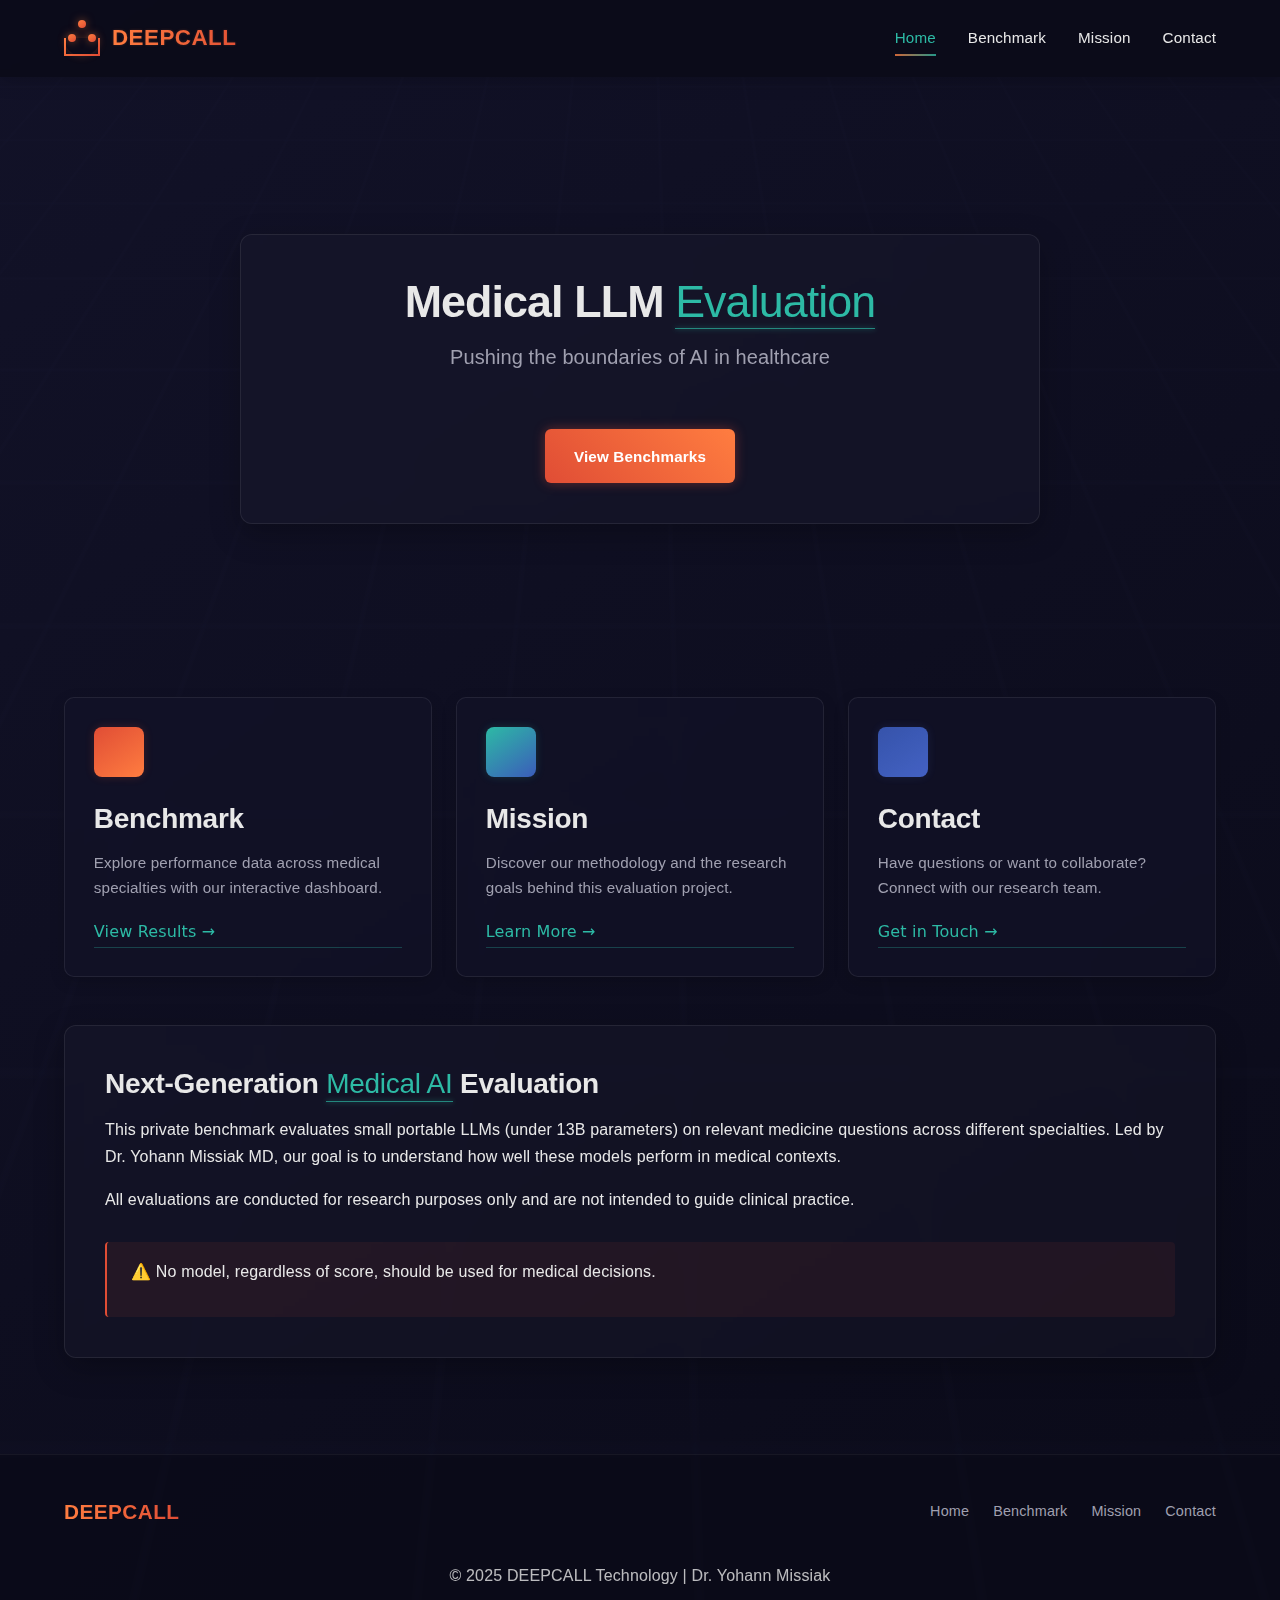
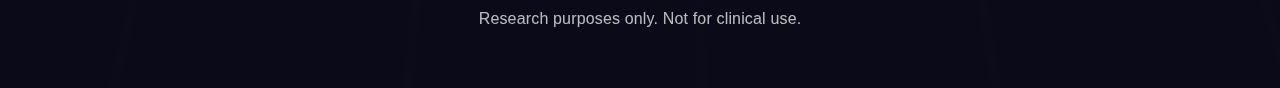
<file: index.html>
<!DOCTYPE html>
<html lang="en">
<head>
    <meta charset="UTF-8">
    <meta name="viewport" content="width=device-width, initial-scale=1.0">
    <title>DEEPCALL | Medical LLM Evaluation</title>
    <link rel="stylesheet" href="css/style.css">
    <link href="https://fonts.googleapis.com/css2?family=Orbitron:wght@400;700&family=Inter:wght@300;400;700&display=swap" rel="stylesheet">
</head>
<body>
    <div class="grid-background"></div>
    
    <header>
        <div class="logo-container">
            <div class="logo">
                <!-- Stylized logo inspired by DEEPCALL -->
                <div class="logo-icon">
                    <div class="node"></div>
                    <div class="node"></div>
                    <div class="node"></div>
                    <div class="curve"></div>
                </div>
                <div class="logo-text">DEEPCALL</div>
            </div>
        </div>
        
        <nav>
            <ul>
                <li><a href="index.html" class="active">Home</a></li>
                <li><a href="benchmark.html">Benchmark</a></li>
                <li><a href="mission.html">Mission</a></li>
                <li><a href="contact.html">Contact</a></li>
            </ul>
        </nav>
    </header>

    <main>
        <section class="hero">
            <div class="glass-panel">
                <h1>Medical LLM <span class="highlight">Evaluation</span></h1>
                <p class="subtitle">Pushing the boundaries of AI in healthcare</p>
                <div class="glow-button">
                    <a href="benchmark.html">View Benchmarks</a>
                </div>
            </div>
        </section>

        <section class="features">
            <div class="glass-card">
                <div class="card-icon benchmark-icon"></div>
                <h2>Benchmark</h2>
                <p>Explore performance data across medical specialties with our interactive dashboard.</p>
                <a href="benchmark.html" class="neon-link">View Results →</a>
            </div>
            
            <div class="glass-card">
                <div class="card-icon mission-icon"></div>
                <h2>Mission</h2>
                <p>Discover our methodology and the research goals behind this evaluation project.</p>
                <a href="mission.html" class="neon-link">Learn More →</a>
            </div>
            
            <div class="glass-card">
                <div class="card-icon contact-icon"></div>
                <h2>Contact</h2>
                <p>Have questions or want to collaborate? Connect with our research team.</p>
                <a href="contact.html" class="neon-link">Get in Touch →</a>
            </div>
        </section>
        
        <section class="about">
            <div class="glass-panel wide">
                <h2>Next-Generation <span class="highlight">Medical AI</span> Evaluation</h2>
                <p>This private benchmark evaluates small portable LLMs (under 13B parameters) on relevant medicine questions across different specialties. Led by Dr. Yohann Missiak MD, our goal is to understand how well these models perform in medical contexts.</p>
                <p>All evaluations are conducted for research purposes only and are not intended to guide clinical practice.</p>
                <div class="disclaimer">
                    <p>⚠️ No model, regardless of score, should be used for medical decisions.</p>
                </div>
            </div>
        </section>
    </main>

    <footer>
        <div class="footer-content">
            <div class="footer-logo">DEEPCALL</div>
            <div class="footer-links">
                <a href="index.html">Home</a>
                <a href="benchmark.html">Benchmark</a>
                <a href="mission.html">Mission</a>
                <a href="contact.html">Contact</a>
            </div>
            <div class="footer-legal">
                <p>© 2025 DEEPCALL Technology | Dr. Yohann Missiak</p>
                <p>Research purposes only. Not for clinical use.</p>
            </div>
        </div>
    </footer>

    <script src="js/script.js"></script>
</body>
</html>
</file>
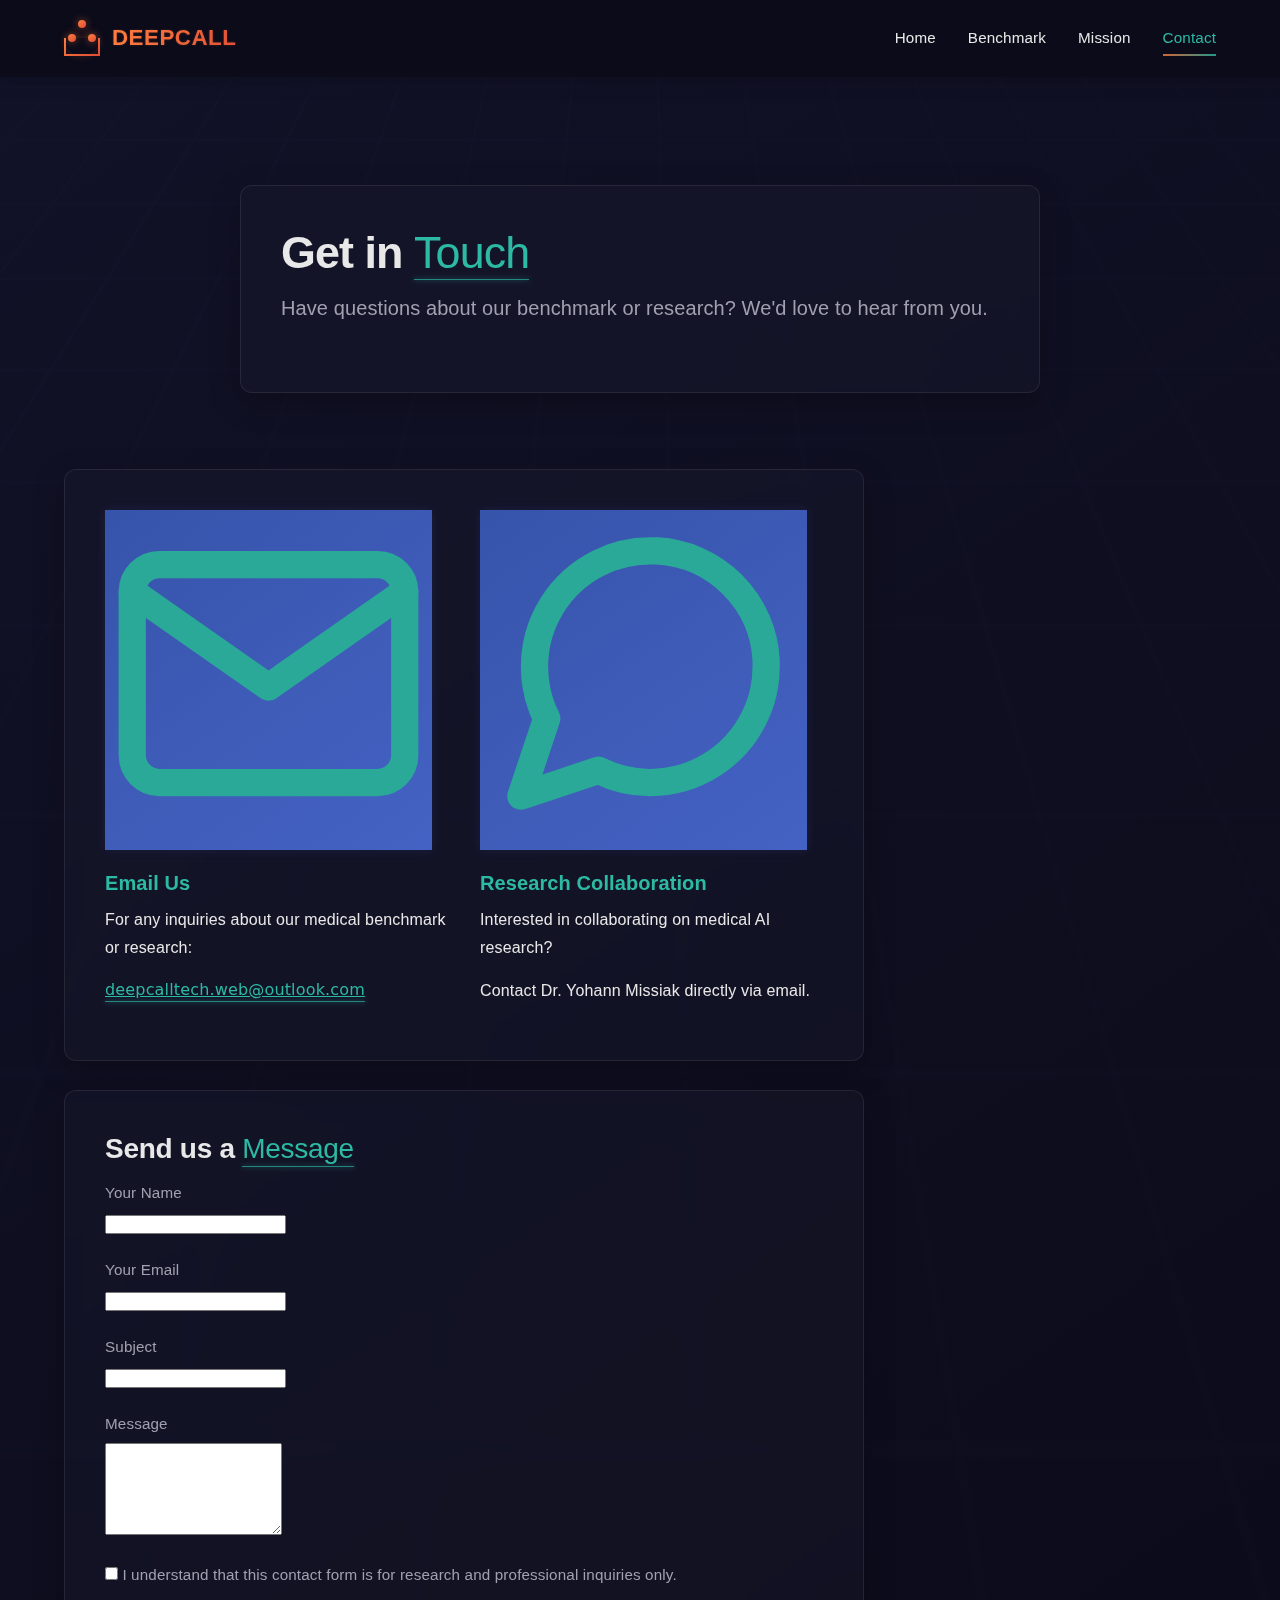
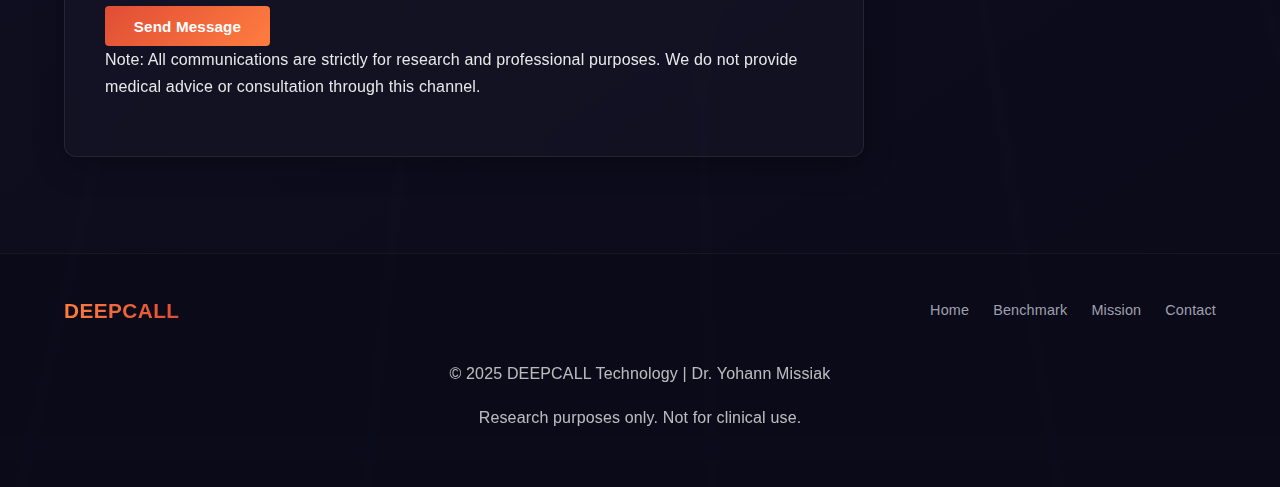
<file: contact.html>
<!DOCTYPE html>
<html lang="en">
<head>
    <meta charset="UTF-8">
    <meta name="viewport" content="width=device-width, initial-scale=1.0">
    <title>DEEPCALL | Contact</title>
    <link rel="stylesheet" href="css/style.css">
    <link href="https://fonts.googleapis.com/css2?family=Orbitron:wght@400;700&family=Inter:wght@300;400;700&display=swap" rel="stylesheet">
</head>
<body>
    <div class="grid-background"></div>
    
    <header>
        <div class="logo-container">
            <div class="logo">
                <!-- Stylized logo inspired by DEEPCALL -->
                <div class="logo-icon">
                    <div class="node"></div>
                    <div class="node"></div>
                    <div class="node"></div>
                    <div class="curve"></div>
                </div>
                <div class="logo-text">DEEPCALL</div>
            </div>
        </div>
        
        <nav>
            <ul>
                <li><a href="index.html">Home</a></li>
                <li><a href="benchmark.html">Benchmark</a></li>
                <li><a href="mission.html">Mission</a></li>
                <li><a href="contact.html" class="active">Contact</a></li>
            </ul>
        </nav>
    </header>

    <main>
        <section class="contact-hero">
            <div class="glass-panel">
                <h1>Get in <span class="highlight">Touch</span></h1>
                <p class="subtitle">Have questions about our benchmark or research? We'd love to hear from you.</p>
            </div>
        </section>

        <section class="contact-options">
            <div class="glass-panel">
                <div class="contact-grid">
                    <div class="contact-card">
                        <div class="contact-icon">
                            <svg xmlns="http://www.w3.org/2000/svg" viewBox="0 0 24 24" fill="none" stroke="currentColor" stroke-width="2" stroke-linecap="round" stroke-linejoin="round">
                                <path d="M4 4h16c1.1 0 2 .9 2 2v12c0 1.1-.9 2-2 2H4c-1.1 0-2-.9-2-2V6c0-1.1.9-2 2-2z"></path>
                                <polyline points="22,6 12,13 2,6"></polyline>
                            </svg>
                        </div>
                        <h3>Email Us</h3>
                        <p>For any inquiries about our medical benchmark or research:</p>
                        <a href="mailto:deepcalltech.web@outlook.com" class="highlight">deepcalltech.web@outlook.com</a>
                    </div>
                    
                    <div class="contact-card">
                        <div class="contact-icon">
                            <svg xmlns="http://www.w3.org/2000/svg" viewBox="0 0 24 24" fill="none" stroke="currentColor" stroke-width="2" stroke-linecap="round" stroke-linejoin="round">
                                <path d="M21 11.5a8.38 8.38 0 0 1-.9 3.8 8.5 8.5 0 0 1-7.6 4.7 8.38 8.38 0 0 1-3.8-.9L3 21l1.9-5.7a8.38 8.38 0 0 1-.9-3.8 8.5 8.5 0 0 1 4.7-7.6 8.38 8.38 0 0 1 3.8-.9h.5a8.48 8.48 0 0 1 8 8v.5z"></path>
                            </svg>
                        </div>
                        <h3>Research Collaboration</h3>
                        <p>Interested in collaborating on medical AI research?</p>
                        <p>Contact Dr. Yohann Missiak directly via email.</p>
                    </div>
                </div>
            </div>
        </section>

        <section class="contact-form">
            <div class="glass-panel">
                <h2>Send us a <span class="highlight">Message</span></h2>
                
                <form id="contact-form" action="mailto:deepcalltech.web@outlook.com" method="post" enctype="text/plain">
                    <div class="form-group">
                        <label for="name">Your Name</label>
                        <input type="text" id="name" name="name" required>
                    </div>
                    
                    <div class="form-group">
                        <label for="email">Your Email</label>
                        <input type="email" id="email" name="email" required>
                    </div>
                    
                    <div class="form-group">
                        <label for="subject">Subject</label>
                        <input type="text" id="subject" name="subject" required>
                    </div>
                    
                    <div class="form-group">
                        <label for="message">Message</label>
                        <textarea id="message" name="message" rows="6" required></textarea>
                    </div>
                    
                    <div class="form-group">
                        <label class="checkbox-container">
                            <input type="checkbox" required>
                            <span class="checkmark"></span>
                            I understand that this contact form is for research and professional inquiries only.
                        </label>
                    </div>
                    
                    <button type="submit" class="submit-btn">Send Message</button>
                </form>
                
                <div class="form-disclaimer">
                    <p>Note: All communications are strictly for research and professional purposes. We do not provide medical advice or consultation through this channel.</p>
                </div>
            </div>
        </section>
    </main>

    <footer>
        <div class="footer-content">
            <div class="footer-logo">DEEPCALL</div>
            <div class="footer-links">
                <a href="index.html">Home</a>
                <a href="benchmark.html">Benchmark</a>
                <a href="mission.html">Mission</a>
                <a href="contact.html">Contact</a>
            </div>
            <div class="footer-legal">
                <p>© 2025 DEEPCALL Technology | Dr. Yohann Missiak</p>
                <p>Research purposes only. Not for clinical use.</p>
            </div>
        </div>
    </footer>

    <script>
        document.addEventListener('DOMContentLoaded', function() {
            const form = document.getElementById('contact-form');
            
            form.addEventListener('submit', function(event) {
                // You can add form validation here if needed
                
                // For a better user experience, you might want to use JavaScript
                // to send the form data via email rather than using the mailto: protocol,
                // which has limitations. This would require server-side processing.
                
                // For now, we're using the mailto: protocol as requested
                const name = document.getElementById('name').value;
                const email = document.getElementById('email').value;
                const subject = document.getElementById('subject').value;
                const message = document.getElementById('message').value;
                
                const mailtoLink = `mailto:deepcalltech.web@outlook.com?subject=${encodeURIComponent(subject)}&body=${encodeURIComponent(`Name: ${name}\nEmail: ${email}\n\n${message}`)}`;
                
                // Redirect to the mailto link
                window.location.href = mailtoLink;
                
                // Prevent the default form submission
                event.preventDefault();
            });
        });
    </script>
</body>
</html>
</file>
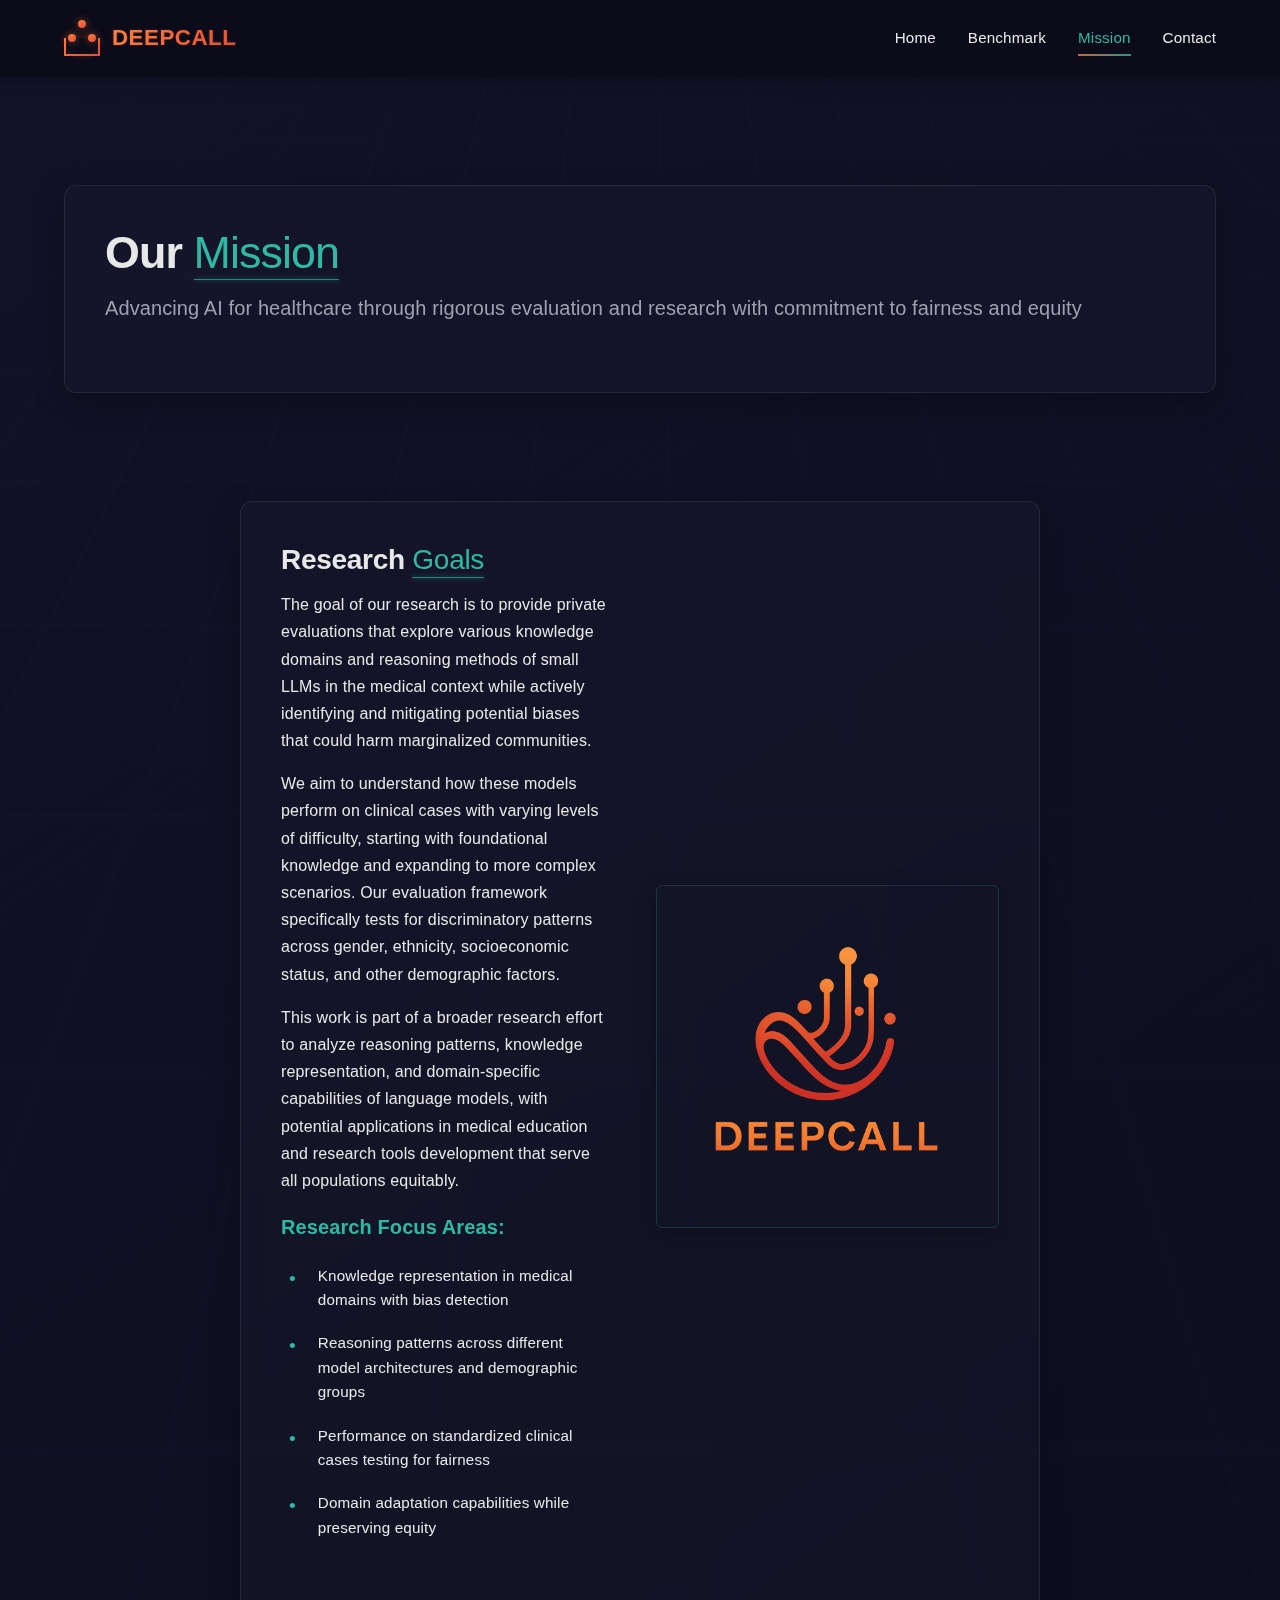
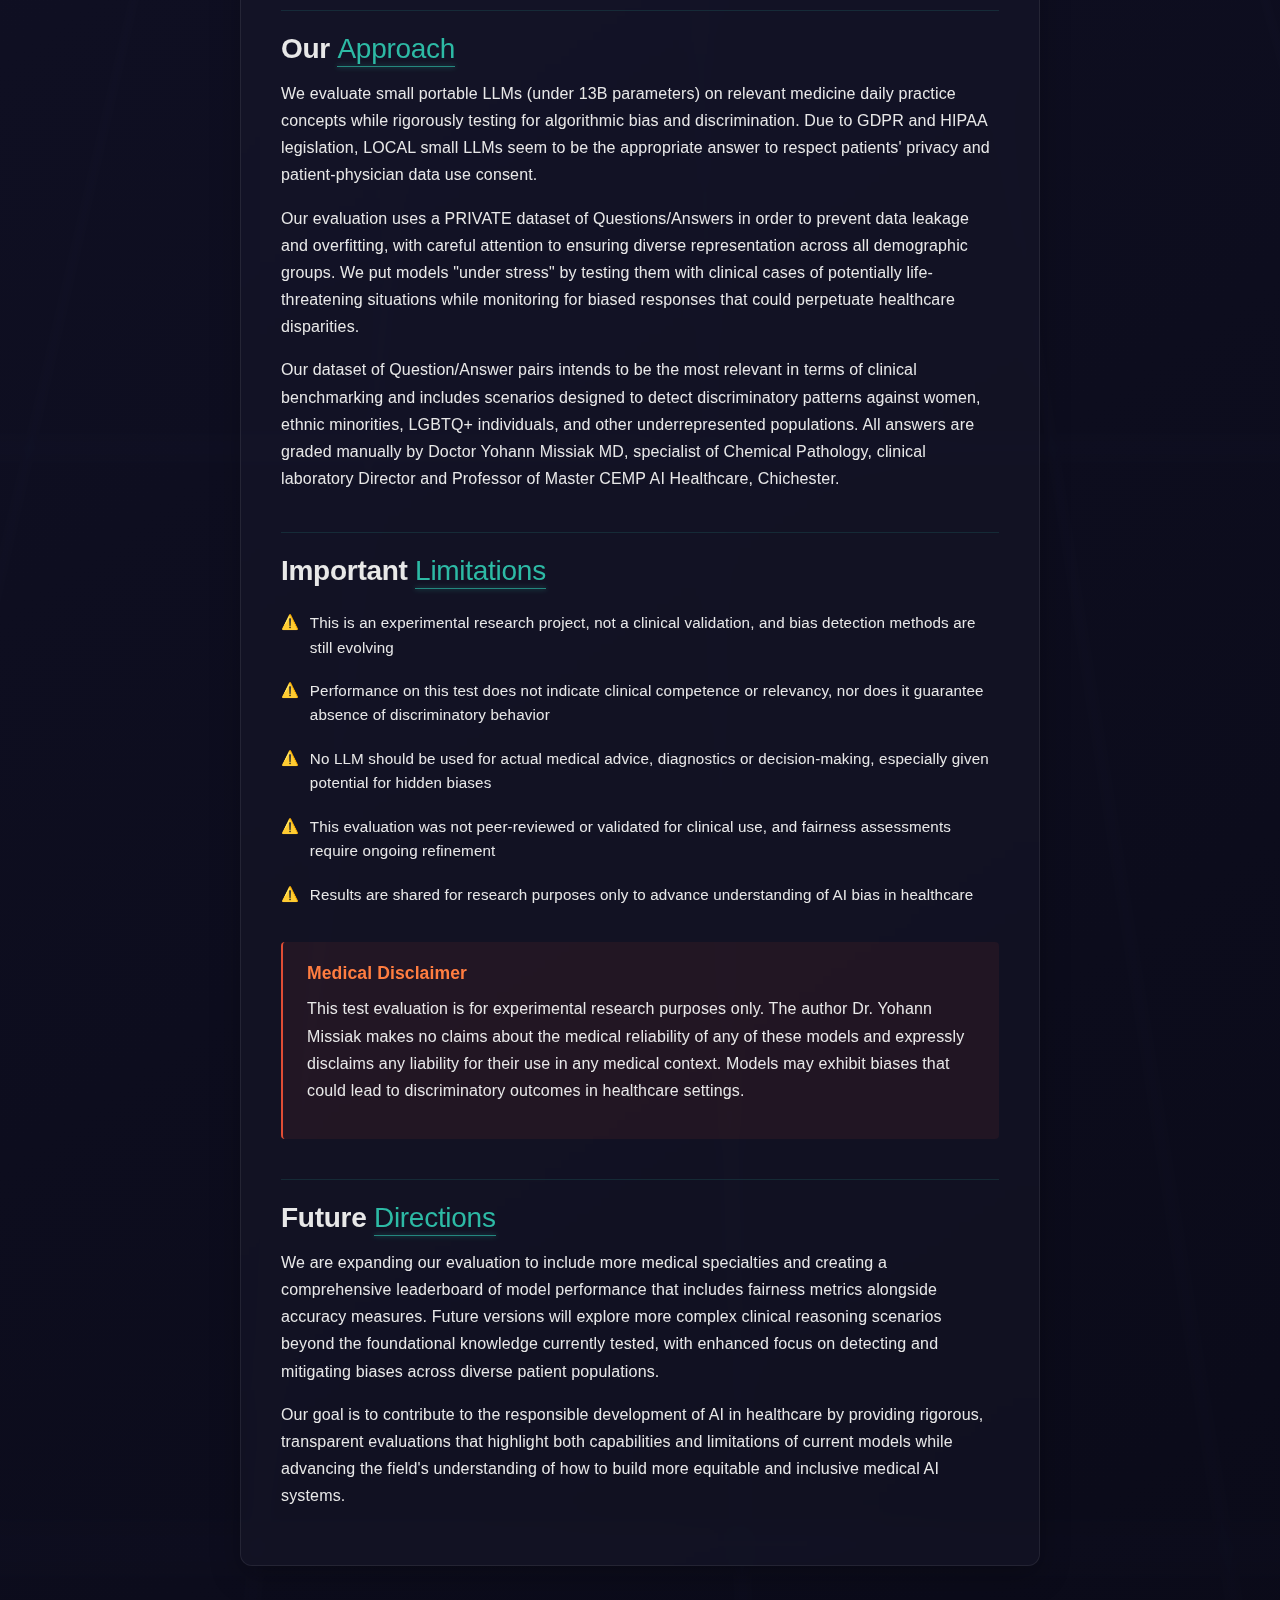
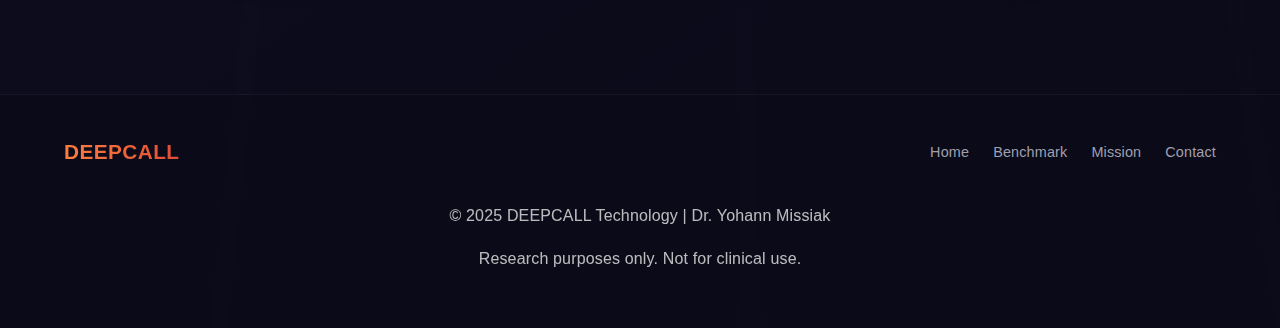
<file: mission.html>
<!DOCTYPE html>
<html lang="en">
<head>
    <meta charset="UTF-8">
    <meta name="viewport" content="width=device-width, initial-scale=1.0">
    <title>DEEPCALL | Mission</title>
    <link rel="stylesheet" href="css/style.css">
    <link href="https://fonts.googleapis.com/css2?family=Orbitron:wght@400;700&family=Inter:wght@300;400;700&display=swap" rel="stylesheet">
</head>
<body>
    <div class="grid-background"></div>
    
    <header>
        <div class="logo-container">
            <div class="logo">
                <div class="logo-icon">
                    <div class="node"></div>
                    <div class="node"></div>
                    <div class="node"></div>
                    <div class="curve"></div>
                </div>
                <div class="logo-text">DEEPCALL</div>
            </div>
        </div>
        
        <nav>
            <ul>
                <li><a href="index.html">Home</a></li>
                <li><a href="benchmark.html">Benchmark</a></li>
                <li><a href="mission.html" class="active">Mission</a></li>
                <li><a href="contact.html">Contact</a></li>
            </ul>
        </nav>
    </header>

    <main>
        <section class="mission-hero">
            <div class="glass-panel wide">
                <h1>Our <span class="highlight">Mission</span></h1>
                <p class="subtitle">Advancing AI for healthcare through rigorous evaluation and research with commitment to fairness and equity</p>
            </div>
        </section>

        <section class="mission-content">
            <div class="glass-panel">
                <div class="mission-grid">
                    <div class="mission-text">
                        <h2>Research <span class="highlight">Goals</span></h2>
                        <p>The goal of our research is to provide private evaluations that explore various knowledge domains and reasoning methods of small LLMs in the medical context while actively identifying and mitigating potential biases that could harm marginalized communities.</p>
                        
                        <p>We aim to understand how these models perform on clinical cases with varying levels of difficulty, starting with foundational knowledge and expanding to more complex scenarios. Our evaluation framework specifically tests for discriminatory patterns across gender, ethnicity, socioeconomic status, and other demographic factors.</p>
                        
                        <p>This work is part of a broader research effort to analyze reasoning patterns, knowledge representation, and domain-specific capabilities of language models, with potential applications in medical education and research tools development that serve all populations equitably.</p>
                        
                        <h3>Research Focus Areas:</h3>
                        <ul class="glow-list">
                            <li>Knowledge representation in medical domains with bias detection</li>
                            <li>Reasoning patterns across different model architectures and demographic groups</li>
                            <li>Performance on standardized clinical cases testing for fairness</li>
                            <li>Domain adaptation capabilities while preserving equity</li>
                        </ul>
                    </div>
                    
                    <div class="mission-image">
                        <img src="assets/deepcall3.png" alt="DEEPCALL AI Visualization" class="glow-image">
                    </div>
                </div>
                
                <div class="mission-section">
                    <h2>Our <span class="highlight">Approach</span></h2>
                    <p>We evaluate small portable LLMs (under 13B parameters) on relevant medicine daily practice concepts while rigorously testing for algorithmic bias and discrimination. Due to GDPR and HIPAA legislation, LOCAL small LLMs seem to be the appropriate answer to respect patients' privacy and patient-physician data use consent.</p>
                    
                    <p>Our evaluation uses a PRIVATE dataset of Questions/Answers in order to prevent data leakage and overfitting, with careful attention to ensuring diverse representation across all demographic groups. We put models "under stress" by testing them with clinical cases of potentially life-threatening situations while monitoring for biased responses that could perpetuate healthcare disparities.</p>
                    
                    <p>Our dataset of Question/Answer pairs intends to be the most relevant in terms of clinical benchmarking and includes scenarios designed to detect discriminatory patterns against women, ethnic minorities, LGBTQ+ individuals, and other underrepresented populations. All answers are graded manually by Doctor Yohann Missiak MD, specialist of Chemical Pathology, clinical laboratory Director and Professor of Master CEMP AI Healthcare, Chichester.</p>
                </div>
                
                <div class="mission-section">
                    <h2>Important <span class="highlight">Limitations</span></h2>
                    <ul class="limitation-list">
                        <li>This is an experimental research project, not a clinical validation, and bias detection methods are still evolving</li>
                        <li>Performance on this test does not indicate clinical competence or relevancy, nor does it guarantee absence of discriminatory behavior</li>
                        <li>No LLM should be used for actual medical advice, diagnostics or decision-making, especially given potential for hidden biases</li>
                        <li>This evaluation was not peer-reviewed or validated for clinical use, and fairness assessments require ongoing refinement</li>
                        <li>Results are shared for research purposes only to advance understanding of AI bias in healthcare</li>
                    </ul>
                    
                    <div class="disclaimer-box">
                        <h3>Medical Disclaimer</h3>
                        <p>This test evaluation is for experimental research purposes only. The author Dr. Yohann Missiak makes no claims about the medical reliability of any of these models and expressly disclaims any liability for their use in any medical context. Models may exhibit biases that could lead to discriminatory outcomes in healthcare settings.</p>
                    </div>
                </div>
                
                <div class="mission-section">
                    <h2>Future <span class="highlight">Directions</span></h2>
                    <p>We are expanding our evaluation to include more medical specialties and creating a comprehensive leaderboard of model performance that includes fairness metrics alongside accuracy measures. Future versions will explore more complex clinical reasoning scenarios beyond the foundational knowledge currently tested, with enhanced focus on detecting and mitigating biases across diverse patient populations.</p>
                    
                    <p>Our goal is to contribute to the responsible development of AI in healthcare by providing rigorous, transparent evaluations that highlight both capabilities and limitations of current models while advancing the field's understanding of how to build more equitable and inclusive medical AI systems.</p>
                </div>
            </div>
        </section>
    </main>

    <footer>
        <div class="footer-content">
            <div class="footer-logo">DEEPCALL</div>
            <div class="footer-links">
                <a href="index.html">Home</a>
                <a href="benchmark.html">Benchmark</a>
                <a href="mission.html">Mission</a>
                <a href="contact.html">Contact</a>
            </div>
            <div class="footer-legal">
                <p>© 2025 DEEPCALL Technology | Dr. Yohann Missiak</p>
                <p>Research purposes only. Not for clinical use.</p>
            </div>
        </div>
    </footer>
</body>
</html>
</file>
<file: css/style.css>
:root {
    /* More subdued color palette */
    --primary: #FF7D40;         /* Softened orange */
    --primary-dark: #E04D35;    /* Deeper, less vibrant red */
    --bg-dark: #121228;         /* Deeper, more muted background */
    --bg-darker: #0A0A18;       /* Even darker background for contrast */
    --accent-cyan: #2DBAA5;     /* Desaturated teal */
    --accent-blue: #3B5CBA;     /* Professional blue */
    --text-light: #E8E8E8;      /* Slightly off-white for reduced eye strain */
    --text-secondary: #A0A0B0;  /* Subdued secondary text */
    --glass-bg: rgba(30, 30, 50, 0.3);      /* Darker glass effect */
    --glass-border: rgba(255, 255, 255, 0.08); /* Subtle borders */
    --card-bg: rgba(18, 18, 40, 0.6);       /* Darker card backgrounds */
    --success: #39A775;         /* Professional success green */
    --warning: #D68227;         /* Toned down warning */
    --error: #D64550;           /* Less harsh error red */
}

/* Reset and Base Styles */
* {
    margin: 0;
    padding: 0;
    box-sizing: border-box;
}

body {
    font-family: 'Source Sans Pro', 'Segoe UI', -apple-system, BlinkMacSystemFont, system-ui, sans-serif;
    background: linear-gradient(145deg, var(--bg-dark), var(--bg-darker));
    color: var(--text-light);
    min-height: 100vh;
    overflow-x: hidden;
    position: relative;
    line-height: 1.65;
    font-size: 16px;
    font-weight: 400;
    letter-spacing: 0.01em;
}

/* Subtle Grid Background */
.grid-background {
    position: fixed;
    top: 0;
    left: 0;
    right: 0;
    bottom: 0;
    background-image: 
        linear-gradient(rgba(59, 92, 186, 0.05) 1px, transparent 1px),
        linear-gradient(90deg, rgba(59, 92, 186, 0.05) 1px, transparent 1px);
    background-size: 50px 50px;
    z-index: -1;
    transform: perspective(1000px) rotateX(60deg) scale(1.5);
    opacity: 0.2;
    transform-origin: center top;
}

/* More Professional Header */
header {
    display: flex;
    justify-content: space-between;
    align-items: center;
    padding: 1.25rem 5%;
    background: rgba(10, 10, 24, 0.85);
    backdrop-filter: blur(8px);
    position: sticky;
    top: 0;
    z-index: 100;
    box-shadow: 0 2px 20px rgba(0, 0, 0, 0.2);
}

.logo-container {
    display: flex;
    align-items: center;
}

.logo {
    display: flex;
    align-items: center;
}

/* More subtle logo with softer glow */
.logo-icon {
    position: relative;
    width: 36px;
    height: 36px;
    margin-right: 12px;
}

.node {
    position: absolute;
    width: 8px;
    height: 8px;
    border-radius: 50%;
    background: linear-gradient(145deg, var(--primary), var(--primary-dark));
    box-shadow: 0 0 8px rgba(255, 125, 64, 0.5);
}

.node:nth-child(1) {
    top: 0;
    left: 50%;
    transform: translateX(-50%);
}

.node:nth-child(2) {
    top: 50%;
    left: 10%;
    transform: translateY(-50%);
}

.node:nth-child(3) {
    top: 50%;
    right: 10%;
    transform: translateY(-50%);
}

.curve {
    position: absolute;
    bottom: 0;
    left: 0;
    width: 100%;
    height: 50%;
    border-bottom-left-radius: 20px;
    border-bottom-right-radius: 20px;
    border: 2px solid transparent;
    border-image: linear-gradient(145deg, var(--primary), var(--primary-dark)) 1;
    border-top: 0;
    box-shadow: 0 0 8px rgba(255, 125, 64, 0.2);
}

.logo-text {
    font-family: 'IBM Plex Sans', 'SF Pro Display', -apple-system, BlinkMacSystemFont, sans-serif;
    font-weight: 600;
    font-size: 1.4rem;
    background: linear-gradient(to right, var(--primary), var(--primary-dark));
    -webkit-background-clip: text;
    background-clip: text;
    color: transparent;
    text-shadow: 0 0 3px rgba(255, 125, 64, 0.2);
    letter-spacing: 0.02em;
}

/* More subtle navigation */
nav ul {
    display: flex;
    list-style: none;
}

nav ul li {
    margin-left: 2rem;
}

nav ul li a {
    text-decoration: none;
    color: var(--text-light);
    font-size: 0.95rem;
    position: relative;
    transition: all 0.3s ease;
    letter-spacing: 0.01em;
    font-weight: 500;
    padding: 0.5rem 0;
    font-family: 'Source Sans Pro', sans-serif;
}

nav ul li a:after {
    content: '';
    position: absolute;
    bottom: -2px;
    left: 0;
    width: 0;
    height: 2px;
    background: linear-gradient(to right, var(--primary), var(--accent-cyan));
    transition: width 0.3s ease;
    opacity: 0.8;
}

nav ul li a:hover:after,
nav ul li a.active:after {
    width: 100%;
}

nav ul li a:hover,
nav ul li a.active {
    color: var(--accent-cyan);
}

/* Main Content */
main {
    padding: 2rem 5%;
    max-width: 1400px;
    margin: 0 auto;
}

/* Hero Section - More refined */
.hero {
    display: flex;
    justify-content: center;
    align-items: center;
    min-height: 60vh; /* Slightly shorter for more professional look */
    text-align: center;
    padding: 3rem 0;
}

/* Glass Panels - More subtle, less "glassy" */
.glass-panel {
    background: var(--glass-bg);
    border: 1px solid var(--glass-border);
    backdrop-filter: blur(8px);
    border-radius: 12px;
    padding: 2.5rem;
    max-width: 800px;
    width: 100%;
    box-shadow: 0 10px 30px rgba(0, 0, 0, 0.25);
}

.wide {
    max-width: 1200px;
}

/* Typography - More refined */
h1 {
    font-family: 'IBM Plex Sans', 'SF Pro Display', -apple-system, BlinkMacSystemFont, sans-serif;
    font-size: 2.8rem;
    margin-bottom: 0.8rem;
    letter-spacing: -0.02em;
    font-weight: 700;
    line-height: 1.2;
}

.subtitle {
    font-size: 1.25rem;
    color: var(--text-secondary);
    margin-bottom: 1.8rem;
    font-weight: 400;
    letter-spacing: 0.005em;
    line-height: 1.5;
    font-family: 'Source Sans Pro', sans-serif;
}

.highlight {
    color: var(--accent-cyan);
    position: relative;
    font-weight: 500;
}

.highlight:after {
    content: '';
    position: absolute;
    bottom: -3px;
    left: 0;
    width: 100%;
    height: 1px;
    background: var(--accent-cyan);
    box-shadow: 0 0 5px var(--accent-cyan);
    opacity: 0.7;
}

/* Buttons - More professional */
.glow-button {
    margin-top: 1.8rem;
    display: inline-block;
}

.glow-button a {
    display: inline-block;
    padding: 0.9rem 1.8rem;
    background: linear-gradient(45deg, var(--primary-dark), var(--primary));
    color: white;
    text-decoration: none;
    border-radius: 6px;
    font-family: 'Source Sans Pro', sans-serif;
    font-weight: 600;
    letter-spacing: 0.01em;
    box-shadow: 0 0 12px rgba(224, 77, 53, 0.4);
    transition: all 0.3s ease;
    font-size: 0.95rem;
}

.glow-button a:hover {
    box-shadow: 0 0 15px rgba(224, 77, 53, 0.6);
    transform: translateY(-2px);
}

/* Features Section - More aligned */
.features {
    display: grid;
    grid-template-columns: repeat(auto-fit, minmax(300px, 1fr));
    gap: 1.5rem;
    margin: 3rem 0;
}

/* Cards - More subtle */
.glass-card {
    background: var(--card-bg);
    border: 1px solid var(--glass-border);
    backdrop-filter: blur(8px);
    border-radius: 10px;
    padding: 1.8rem;
    box-shadow: 0 5px 15px rgba(0, 0, 0, 0.15);
    transition: transform 0.3s ease, box-shadow 0.3s ease;
    height: 100%;
    display: flex;
    flex-direction: column;
}

.glass-card:hover {
    transform: translateY(-5px);
    box-shadow: 0 8px 25px rgba(0, 0, 0, 0.2);
}

.card-icon {
    width: 50px;
    height: 50px;
    margin-bottom: 1.5rem;
    border-radius: 8px;
    position: relative;
    overflow: hidden;
    display: flex;
    justify-content: center;
    align-items: center;
}

.benchmark-icon {
    background: linear-gradient(145deg, var(--primary-dark), var(--primary));
    box-shadow: 0 0 10px rgba(224, 77, 53, 0.2);
}

.mission-icon {
    background: linear-gradient(145deg, var(--accent-cyan), var(--accent-blue));
    box-shadow: 0 0 10px rgba(45, 186, 165, 0.2);
}

.contact-icon {
    background: linear-gradient(145deg, var(--accent-blue), #4A6BD5);
    box-shadow: 0 0 10px rgba(59, 92, 186, 0.2);
}

/* Headers - More refined */
h2 {
    font-family: 'IBM Plex Sans', 'SF Pro Display', -apple-system, BlinkMacSystemFont, sans-serif;
    font-size: 1.75rem;
    margin-bottom: 0.8rem;
    letter-spacing: -0.01em;
    font-weight: 600;
    line-height: 1.3;
}

h3 {
    font-family: 'Source Sans Pro', sans-serif;
    font-size: 1.25rem;
    font-weight: 600;
    margin: 1.2rem 0 0.6rem;
    color: var(--accent-cyan);
    letter-spacing: 0.005em;
    line-height: 1.4;
}

/* Paragraph styles */
p {
    margin-bottom: 1rem;
    line-height: 1.7;
    color: var(--text-light);
    font-family: 'Source Sans Pro', sans-serif;
    font-size: 1rem;
    letter-spacing: 0.01em;
}

.glass-card p {
    margin-bottom: 1.2rem;
    line-height: 1.65;
    color: var(--text-secondary);
    font-size: 0.95rem;
    font-family: 'Source Sans Pro', sans-serif;
}

/* Links - More subtle */
.neon-link {
    color: var(--accent-cyan);
    text-decoration: none;
    font-weight: 500;
    position: relative;
    transition: all 0.3s ease;
    border-bottom: 1px solid rgba(45, 186, 165, 0.3);
    padding-bottom: 1px;
    font-family: inherit;
}

.neon-link:hover {
    color: var(--accent-cyan);
    border-bottom-color: var(--accent-cyan);
}

/* Disclaimer - More professional */
.disclaimer {
    margin-top: 1.8rem;
    padding: 1rem 1.5rem;
    background: rgba(224, 77, 53, 0.08);
    border-left: 2px solid var(--primary-dark);
    border-radius: 4px;
    font-size: 0.95rem;
    font-family: 'Source Sans Pro', sans-serif;
    line-height: 1.6;
}

/* Footer - Cleaner */
footer {
    background: rgba(10, 10, 24, 0.9);
    padding: 2.5rem 5%;
    margin-top: 4rem;
    border-top: 1px solid rgba(255, 255, 255, 0.05);
}

.footer-content {
    display: flex;
    flex-wrap: wrap;
    justify-content: space-between;
    align-items: center;
    max-width: 1200px;
    margin: 0 auto;
}

.footer-logo {
    font-family: 'IBM Plex Sans', sans-serif;
    font-weight: 600;
    font-size: 1.3rem;
    background: linear-gradient(to right, var(--primary), var(--primary-dark));
    -webkit-background-clip: text;
    background-clip: text;
    color: transparent;
    letter-spacing: 0.02em;
}

.footer-links {
    display: flex;
    gap: 1.5rem;
}

.footer-links a {
    color: var(--text-secondary);
    text-decoration: none;
    transition: color 0.3s ease;
    font-size: 0.9rem;
    font-family: 'Source Sans Pro', sans-serif;
    font-weight: 500;
}

.footer-links a:hover {
    color: var(--accent-cyan);
}

.footer-legal {
    width: 100%;
    text-align: center;
    margin-top: 2rem;
    color: var(--text-secondary);
    font-size: 0.85rem;
    opacity: 0.8;
    font-family: 'Source Sans Pro', sans-serif;
    letter-spacing: 0.01em;
}

/* Benchmark Page Styles - More refined */
.benchmark-hero {
    min-height: 40vh;
    display: flex;
    justify-content: center;
    align-items: center;
    padding: 2rem 0;
}

/* More professional disclaimer */
.disclaimer-alert {
    background-color: rgba(214, 77, 53, 0.08);
    color: var(--text-light);
    padding: 1.2rem 1.5rem;
    margin: 1.5rem 0 1rem;
    border-radius: 4px;
    font-size: 0.95rem;
    text-align: center;
    border-left: 2px solid var(--primary-dark);
    font-family: 'Source Sans Pro', sans-serif;
    line-height: 1.6;
}

.benchmark-intro {
    margin: 2rem 0;
    display: flex;
    justify-content: center;
}

.intro-text {
    margin-top: 1.2rem;
}

.intro-text h3 {
    margin: 1.3rem 0 0.8rem;
    color: var(--accent-cyan);
    font-family: 'IBM Plex Sans', sans-serif;
    font-size: 1.3rem;
    font-weight: 600;
}

.coming-soon {
    color: var(--primary);
    margin: 1rem 0;
    font-style: italic;
    opacity: 0.9;
    font-size: 0.95rem;
    font-family: 'Source Sans Pro', sans-serif;
}

.benchmark-results {
    margin: 2rem 0;
    display: flex;
    justify-content: center;
}

/* Filters - More professional */
.filters {
    display: flex;
    flex-wrap: wrap;
    gap: 1.5rem;
    margin: 1.8rem 0;
}

.filter-group {
    flex: 1;
    min-width: 250px;
}

.filter-group label {
    display: block;
    margin-bottom: 0.5rem;
    font-weight: 500;
    font-size: 0.95rem;
    color: var(--text-secondary);
    font-family: 'Source Sans Pro', sans-serif;
    letter-spacing: 0.01em;
}

.neon-select {
    width: 100%;
    padding: 0.7rem 1rem;
    background: rgba(18, 18, 40, 0.6);
    color: var(--text-light);
    border: 1px solid rgba(45, 186, 165, 0.4);
    border-radius: 4px;
    font-family: 'Source Sans Pro', sans-serif;
    font-size: 0.95rem;
    appearance: none;
    cursor: pointer;
    box-shadow: 0 0 8px rgba(45, 186, 165, 0.15);
    transition: all 0.3s ease;
    letter-spacing: 0.01em;
}

.neon-select:hover, 
.neon-select:focus {
    box-shadow: 0 0 12px rgba(45, 186, 165, 0.25);
    border-color: var(--accent-cyan);
    outline: none;
}

/* Results Table - More professional */
.results-container {
    margin: 1.8rem 0;
    overflow-x: auto;
    position: relative;
    border-radius: 4px;
    background: rgba(18, 18, 40, 0.3);
}

/* Loading animation */
.loading {
    text-align: center;
    padding: 2rem;
    color: var(--accent-cyan);
    font-size: 0.95rem;
    font-family: 'Source Sans Pro', sans-serif;
}

.glow-spinner {
    display: inline-block;
    width: 2rem;
    height: 2rem;
    border: 2px solid rgba(45, 186, 165, 0.1);
    border-radius: 50%;
    border-top-color: var(--accent-cyan);
    animation: spin 1s ease-in-out infinite;
    margin-bottom: 1rem;
}

.glow-text {
    display: block;
    color: var(--accent-cyan);
    font-size: 1rem;
    font-weight: 500;
    font-family: 'Source Sans Pro', sans-serif;
}

@keyframes spin {
    to { transform: rotate(360deg); }
}

/* Table styling - Cleaner, more enterprise look */
.results-table {
    width: 100%;
    border-collapse: collapse;
    font-size: 0.95rem;
    font-family: 'IBM Plex Mono', 'SF Mono', Monaco, 'Cascadia Code', 'Roboto Mono', Consolas, 'Courier New', monospace;
}

.results-table th {
    background-color: rgba(30, 30, 50, 0.8);
    color: var(--text-light);
    border: 1px solid rgba(170, 170, 170, 0.15);
    padding: 0.8rem 1rem;
    text-align: left;
    font-family: 'Source Sans Pro', sans-serif;
    font-weight: 600;
    font-size: 0.9rem;
    letter-spacing: 0.01em;
}

.results-table tr:nth-child(odd) {
    background-color: rgba(30, 30, 50, 0.4);
}

.results-table tr:nth-child(even) {
    background-color: rgba(30, 30, 50, 0.2);
}

.results-table td {
    border: 1px solid rgba(170, 170, 170, 0.15);
    padding: 0.8rem 1rem;
    color: var(--text-light);
    font-family: 'IBM Plex Mono', monospace;
    font-size: 0.9rem;
    letter-spacing: 0.005em;
}

.green-text {
    color: var(--success) !important;
    font-weight: 600;
    text-shadow: 0 0 3px rgba(57, 167, 117, 0.3);
    font-family: 'IBM Plex Mono', monospace;
}

.no-results {
    color: var(--text-secondary);
    padding: 2rem;
    text-align: center;
    font-style: italic;
    font-size: 0.95rem;
    font-family: 'Source Sans Pro', sans-serif;
}

.mini-disclaimer {
    background-color: rgba(30, 30, 50, 0.6);
    color: var(--text-secondary);
    padding: 0.8rem 1rem;
    margin: 1rem 0;
    border-radius: 4px;
    font-size: 0.85rem;
    text-align: center;
    border-left: 2px solid var(--warning);
    font-family: 'Source Sans Pro', sans-serif;
    line-height: 1.5;
}

/* Mission Page - More corporate */
.mission-hero {
    min-height: 40vh;
    display: flex;
    justify-content: center;
    align-items: center;
    padding: 2rem 0;
}

.mission-content {
    margin: 2rem 0;
    display: flex;
    justify-content: center;
}

.mission-grid {
    display: grid;
    grid-template-columns: 1fr 1fr;
    gap: 2rem;
    margin-bottom: 2rem;
}

.mission-text {
    padding-right: 1rem;
}

.mission-image {
    display: flex;
    justify-content: center;
    align-items: center;
}

/* More subtle image effects */
.glow-image {
    max-width: 100%;
    border-radius: 6px;
    box-shadow: 0 5px 20px rgba(0, 0, 0, 0.3);
    transition: all 0.3s ease;
    border: 1px solid rgba(45, 186, 165, 0.2);
}

.glow-image:hover {
    box-shadow: 0 8px 25px rgba(0, 0, 0, 0.35), 0 0 15px rgba(45, 186, 165, 0.3);
    transform: scale(1.01);
}

/* Professional list styling */
.glow-list {
    list-style: none;
    padding-left: 0.5rem;
    margin: 1rem 0 1.5rem;
}

.glow-list li {
    position: relative;
    padding: 0.4rem 0 0.4rem 1.8rem;
    margin-bottom: 0.4rem;
    font-size: 0.95rem;
    font-family: 'Source Sans Pro', sans-serif;
    line-height: 1.6;
}

.glow-list li::before {
    content: "•";
    position: absolute;
    left: 0;
    color: var(--accent-cyan);
    font-size: 1.2rem;
}

.mission-section {
    margin-top: 2.5rem;
    padding-top: 1.2rem;
    border-top: 1px solid rgba(45, 186, 165, 0.15);
}

.limitation-list {
    list-style: none;
    padding-left: 0;
    margin: 1rem 0 1.5rem;
}

.limitation-list li {
    position: relative;
    padding: 0.4rem 0 0.4rem 1.8rem;
    margin-bottom: 0.4rem;
    font-size: 0.95rem;
    font-family: 'Source Sans Pro', sans-serif;
    line-height: 1.6;
}

.limitation-list li::before {
    content: "⚠️";
    position: absolute;
    left: 0;
    font-size: 0.9rem;
}

.disclaimer-box {
    background: rgba(224, 77, 53, 0.08);
    border-left: 2px solid var(--primary-dark);
    padding: 1.2rem 1.5rem;
    margin: 1.8rem 0;
    border-radius: 4px;
}

.disclaimer-box h3 {
    color: var(--primary);
    margin-top: 0;
    font-size: 1.1rem;
    font-family: 'IBM Plex Sans', sans-serif;
    font-weight: 600;
}

/* Contact Page - More corporate */
.contact-hero {
    min-height: 40vh;
    display: flex;
    justify-content: center;
    align-items: center;
    padding: 2rem 0;
}

.contact-content {
    margin: 2rem 0;
    display: flex;
    justify-content: center;
}

.contact-grid {
    display: grid;
    grid-template-columns: 1fr 1fr;
    gap: 2rem;
}

.contact-info {
    padding-right: 1rem;
}

.contact-detail {
    display: flex;
    margin: 1.8rem 0;
    align-items: flex-start;
}

.contact-icon {
    font-size: 1.5rem;
    margin-right: 1rem;
    color: var(--accent-cyan);
    opacity: 0.9;
}

.contact-text h3 {
    margin: 0 0 0.4rem 0;
    color: var(--accent-cyan);
    font-size: 1.1rem;
    font-family: 'IBM Plex Sans', sans-serif;
    font-weight: 600;
}

.contact-text p {
    margin: 0.2rem 0;
    font-size: 0.95rem;
    color: var(--text-secondary);
    font-family: 'Source Sans Pro', sans-serif;
    line-height: 1.5;
}

.contact-note {
    margin-top: 1.8rem;
    padding: 1rem 1.2rem;
    background: rgba(45, 186, 165, 0.08);
    border-radius: 4px;
    border-left: 2px solid var(--accent-cyan);
    font-size: 0.95rem;
    font-family: 'Source Sans Pro', sans-serif;
    line-height: 1.6;
}

.contact-form-container {
    padding-left: 1rem;
}

.contact-form {
    margin-top: 1.8rem;
}

.form-group {
    margin-bottom: 1.2rem;
}

.form-group label {
    display: block;
    margin-bottom: 0.4rem;
    font-weight: 500;
    font-size: 0.95rem;
    color: var(--text-secondary);
    font-family: 'Source Sans Pro', sans-serif;
    letter-spacing: 0.01em;
}

/* Form inputs - More professional */
.neon-input {
    width: 100%;
    padding: 0.7rem 1rem;
    background: rgba(18, 18, 40, 0.6);
    color: var(--text-light);
    border: 1px solid rgba(45, 186, 165, 0.4);
    border-radius: 4px;
    font-family: 'Source Sans Pro', sans-serif;
    font-size: 0.95rem;
    transition: all 0.3s ease;
    letter-spacing: 0.01em;
}

.neon-input:focus {
    outline: none;
    box-shadow: 0 0 12px rgba(45, 186, 165, 0.25);
    border-color: var(--accent-cyan);
}

.submit-btn {
    position: relative;
    padding: 0.7rem 1.8rem;
    background: linear-gradient(135deg, var(--primary-dark), var(--primary));
    color: white;
    border: none;
    border-radius: 4px;
    font-family: 'Source Sans Pro', sans-serif;
    font-weight: 600;
    font-size: 0.95rem;
    cursor: pointer;
    transition: all 0.3s ease;
    letter-spacing: 0.01em;
}

.submit-btn:hover {
    transform: translateY(-2px);
    box-shadow: 0 5px 15px rgba(224, 77, 53, 0.25);
}

.submit-btn:active {
    transform: translateY(0);
}

.btn-text {
    position: relative;
    z-index: 1;
}

.form-status {
    min-height: 1.5rem;
    margin-top: 1rem;
    padding: 0.5rem;
    border-radius: 4px;
    text-align: center;
    font-size: 0.9rem;
    font-family: 'Source Sans Pro', sans-serif;
}

.form-status.sending {
    background: rgba(45, 186, 165, 0.08);
    color: var(--accent-cyan);
}

.form-status.success {
    background: rgba(57, 167, 117, 0.08);
    color: var(--success);
}

.form-status.error {
    background: rgba(214, 69, 80, 0.08);
    color: var(--error);
}

.loading-spinner {
    display: inline-block;
    width: 1rem;
    height: 1rem;
    border: 2px solid rgba(45, 186, 165, 0.1);
    border-top: 2px solid var(--accent-cyan);
    border-radius: 50%;
    animation: spin 1s linear infinite;
    margin-right: 0.5rem;
    vertical-align: middle;
}

/* Benchmark Selection Styles */
.benchmark-selection {
    padding: 4rem 0;
    min-height: 60vh;
    display: flex;
    align-items: center;
}

.benchmark-grid {
    display: grid;
    grid-template-columns: 1fr 1fr;
    gap: 3rem;
    max-width: 1000px;
    margin: 0 auto;
    padding: 0 2rem;
}

.benchmark-box {
    position: relative;
    display: block;
    text-decoration: none;
    color: inherit;
    background: rgba(255, 255, 255, 0.03);
    border: 2px solid rgba(255, 255, 255, 0.1);
    border-radius: 20px;
    padding: 3rem 2rem;
    text-align: center;
    transition: all 0.4s ease-out;
    backdrop-filter: blur(10px);
    overflow: hidden;
    min-height: 280px;
    display: flex;
    flex-direction: column;
    justify-content: center;
}

/* Animated glow effect */
.box-glow {
    position: absolute;
    top: -50%;
    left: -50%;
    width: 200%;
    height: 200%;
    background: radial-gradient(circle, rgba(0, 255, 255, 0.1) 0%, transparent 70%);
    opacity: 0;
    transition: opacity 0.4s ease;
    pointer-events: none;
}

.benchmark-box:hover .box-glow {
    opacity: 1;
    animation: pulse-glow 2s infinite;
}

@keyframes pulse-glow {
    0%, 100% { transform: scale(1); opacity: 0.1; }
    50% { transform: scale(1.1); opacity: 0.2; }
}

/* Box icons with floating animation */
.box-icon {
    font-size: 4rem;
    margin-bottom: 1rem;
    filter: drop-shadow(0 0 20px rgba(0, 255, 255, 0.6));
    animation: float 3s ease-in-out infinite;
}

@keyframes float {
    0%, 100% { transform: translateY(0px); }
    50% { transform: translateY(-10px); }
}

.benchmark-box h2 {
    font-size: 1.8rem;
    margin: 1rem 0;
    font-family: 'Orbitron', monospace;
    color: #ffffff;
    text-shadow: 0 0 10px rgba(0, 255, 255, 0.5);
}

/* Animated divider */
.box-divider {
    width: 60px;
    height: 3px;
    background: linear-gradient(90deg, transparent, #00ffff, transparent);
    margin: 1rem auto;
    border-radius: 2px;
    transition: width 0.3s ease;
}

.benchmark-box:hover .box-divider {
    width: 120px;
    animation: shimmer 1.5s infinite;
}

@keyframes shimmer {
    0% { background-position: -100px 0; }
    100% { background-position: 100px 0; }
}

.benchmark-box p {
    font-size: 1.1rem;
    color: #cccccc;
    margin: 1.5rem 0;
    line-height: 1.5;
}

/* Stats badges */
.box-stats {
    display: flex;
    gap: 0.5rem;
    justify-content: center;
    margin-top: 1.5rem;
    flex-wrap: wrap;
}

.stat-badge {
    background: rgba(0, 255, 255, 0.1);
    border: 1px solid rgba(0, 255, 255, 0.3);
    padding: 0.4rem 0.8rem;
    border-radius: 15px;
    font-size: 0.8rem;
    color: #00ffff;
    font-weight: 500;
    transition: all 0.3s ease;
}

/* Hover arrow */
.hover-arrow {
    position: absolute;
    bottom: 1.5rem;
    right: 2rem;
    font-size: 1.5rem;
    color: #00ffff;
    opacity: 0;
    transform: translateX(-10px);
    transition: all 0.3s ease;
}

.benchmark-box:hover .hover-arrow {
    opacity: 1;
    transform: translateX(0);
    animation: bounce-arrow 1s infinite;
}

@keyframes bounce-arrow {
    0%, 100% { transform: translateX(0); }
    50% { transform: translateX(5px); }
}

/* Specific box hover effects */
.specialties-box:hover {
    border-color: rgba(0, 255, 255, 0.6);
    box-shadow: 
        0 0 30px rgba(0, 255, 255, 0.3),
        inset 0 0 30px rgba(0, 255, 255, 0.1);
    transform: translateY(-10px) scale(1.02);
}

.bias-box:hover {
    border-color: rgba(255, 107, 53, 0.6);
    box-shadow: 
        0 0 30px rgba(255, 107, 53, 0.3),
        inset 0 0 30px rgba(255, 107, 53, 0.1);
    transform: translateY(-10px) scale(1.02);
}

.bias-box .box-icon,
.bias-box h2 {
    color: #ff6b35;
    text-shadow: 0 0 10px rgba(255, 107, 53, 0.5);
    filter: drop-shadow(0 0 20px rgba(255, 107, 53, 0.6));
}

.bias-box .box-divider {
    background: linear-gradient(90deg, transparent, #ff6b35, transparent);
}

.bias-box .stat-badge {
    background: rgba(255, 107, 53, 0.1);
    border-color: rgba(255, 107, 53, 0.3);
    color: #ff6b35;
}

.bias-box .hover-arrow {
    color: #ff6b35;
}

/* Additional cute animations */
@keyframes sparkle {
    0%, 100% { opacity: 0; transform: scale(0); }
    50% { opacity: 1; transform: scale(1); }
}

.benchmark-box::before {
    content: "✨";
    position: absolute;
    top: 1rem;
    right: 1rem;
    opacity: 0;
    animation: sparkle 2s infinite;
    animation-delay: 1s;
}

.benchmark-box:hover::before {
    opacity: 1;
}

/* Enhanced Values Section Styling */
.values-intro {
    position: relative;
    overflow: hidden;
}

.values-intro::before {
    content: '';
    position: absolute;
    top: -50%;
    left: -50%;
    width: 200%;
    height: 200%;
    background: radial-gradient(circle, rgba(0, 255, 255, 0.05) 0%, transparent 70%);
    animation: rotate-glow 20s linear infinite;
    pointer-events: none;
}

@keyframes rotate-glow {
    0% { transform: rotate(0deg); }
    100% { transform: rotate(360deg); }
}

/* Cool Values Grid with Staggered Animation - CENTERED AND FIXED */
.values-grid {
    display: grid;
    grid-template-columns: repeat(auto-fit, minmax(300px, 1fr));
    gap: 2rem;
    padding: 3rem 2rem;
    max-width: 1200px;
    margin: 0 auto;
    justify-content: center;
    justify-items: center;
}

.values-card {
    position: relative;
    background: rgba(255, 255, 255, 0.03);
    border: 2px solid rgba(0, 255, 255, 0.2);
    border-radius: 20px;
    padding: 2.5rem 2rem;
    backdrop-filter: blur(15px);
    transition: all 0.5s ease-out;
    overflow: hidden;
    transform: translateY(20px);
    opacity: 0;
    animation: slideInUp 0.8s ease-out forwards;
    width: 100%;
    max-width: 350px;
    margin: 0 auto;
    text-align: center;
}

.values-card:nth-child(1) { animation-delay: 0.1s; }
.values-card:nth-child(2) { animation-delay: 0.2s; }
.values-card:nth-child(3) { animation-delay: 0.3s; }
.values-card:nth-child(4) { animation-delay: 0.4s; }

@keyframes slideInUp {
    to {
        transform: translateY(0);
        opacity: 1;
    }
}

.values-card::before {
    content: '';
    position: absolute;
    top: 0;
    left: -100%;
    width: 100%;
    height: 100%;
    background: linear-gradient(90deg, transparent, rgba(0, 255, 255, 0.1), transparent);
    transition: left 0.6s ease;
}

.values-card:hover::before {
    left: 100%;
}

.values-card:hover {
    transform: translateY(-15px) scale(1.02);
    border-color: rgba(0, 255, 255, 0.6);
    box-shadow: 
        0 20px 40px rgba(0, 255, 255, 0.2),
        0 0 30px rgba(0, 255, 255, 0.3),
        inset 0 0 20px rgba(0, 255, 255, 0.1);
}

/* Enhanced Values Icons */
.values-icon {
    width: 80px;
    height: 80px;
    margin: 0 auto 1.5rem;
    border-radius: 50%;
    position: relative;
    display: flex;
    align-items: center;
    justify-content: center;
    font-size: 2.5rem;
    transition: all 0.4s ease;
}

.values-icon::before {
    content: '';
    position: absolute;
    width: 100%;
    height: 100%;
    border-radius: 50%;
    background: conic-gradient(from 0deg, #00ffff, #0080ff, #8000ff, #ff0080, #ff8000, #ffff00, #00ffff);
    animation: spin-border 3s linear infinite;
    padding: 3px;
    mask: radial-gradient(circle, transparent 35px, black 37px);
    -webkit-mask: radial-gradient(circle, transparent 35px, black 37px);
}

.values-icon::after {
    position: absolute;
    font-size: 2.5rem;
    z-index: 2;
    filter: drop-shadow(0 0 10px currentColor);
}

@keyframes spin-border {
    0% { transform: rotate(0deg); }
    100% { transform: rotate(360deg); }
}

.inclusive-icon {
    background: radial-gradient(circle, rgba(0, 255, 255, 0.2), transparent);
    color: #00ffff;
}
.inclusive-icon::after { content: '🤝'; }

.access-icon {
    background: radial-gradient(circle, rgba(0, 255, 128, 0.2), transparent);
    color: #00ff80;
}
.access-icon::after { content: '🏥'; }

.minority-icon {
    background: radial-gradient(circle, rgba(255, 128, 0, 0.2), transparent);
    color: #ff8000;
}
.minority-icon::after { content: '✊'; }

.justice-icon {
    background: radial-gradient(circle, rgba(255, 0, 128, 0.2), transparent);
    color: #ff0080;
}
.justice-icon::after { content: '⚖️'; }

.values-card:hover .values-icon {
    transform: scale(1.1) rotate(5deg);
    animation: pulse-glow 1.5s infinite;
}

@keyframes pulse-glow {
    0%, 100% { filter: drop-shadow(0 0 10px currentColor); }
    50% { filter: drop-shadow(0 0 25px currentColor) drop-shadow(0 0 35px currentColor); }
}

/* Enhanced Typography for Values */
.values-card h3 {
    font-family: 'Orbitron', monospace;
    font-size: 1.4rem;
    margin-bottom: 1rem;
    text-align: center;
    background: linear-gradient(45deg, #ffffff, #00ffff);
    background-clip: text;
    -webkit-background-clip: text;
    -webkit-text-fill-color: transparent;
    text-shadow: 0 0 20px rgba(0, 255, 255, 0.3);
    position: relative;
}

.values-card h3::after {
    content: '';
    position: absolute;
    bottom: -5px;
    left: 50%;
    transform: translateX(-50%);
    width: 0;
    height: 2px;
    background: linear-gradient(90deg, transparent, #00ffff, transparent);
    transition: width 0.4s ease;
}

.values-card:hover h3::after {
    width: 80%;
}

.values-card p {
    line-height: 1.7;
    color: #e0e0e0;
    text-align: center;
    position: relative;
    z-index: 1;
}

/* Cool Floating Particles Effect */
.values-card::after {
    content: '';
    position: absolute;
    top: 20%;
    right: 10%;
    width: 4px;
    height: 4px;
    background: #00ffff;
    border-radius: 50%;
    opacity: 0;
    animation: float-particle 4s infinite;
}

@keyframes float-particle {
    0%, 100% { 
        transform: translateY(0) scale(0);
        opacity: 0;
    }
    10% {
        transform: translateY(-5px) scale(1);
        opacity: 1;
    }
    90% {
        transform: translateY(-30px) scale(0.5);
        opacity: 0.5;
    }
}

/* Responsive design - More professional, cleaner breakpoints */
@media (max-width: 1100px) {
    .mission-grid, .contact-grid {
        grid-template-columns: 1fr;
        gap: 1.5rem;
    }
    
    .mission-image {
        order: -1;
        margin-bottom: 1rem;
    }
    
    .contact-info, .contact-form-container {
        padding: 0;
    }
    
    .glass-panel {
        padding: 2rem;
    }
}

@media (max-width: 768px) {
    header {
        flex-direction: column;
        padding: 1rem 5%;
    }
    
    nav ul {
        margin-top: 1rem;
        width: 100%;
        justify-content: center;
    }
    
    nav ul li {
        margin: 0 0.8rem;
    }
    
    h1 {
        font-size: 2.2rem;
    }
    
    .subtitle {
        font-size: 1.1rem;
    }
    
    .mission-section {
        margin-top: 1.8rem;
        padding-top: 1rem;
    }
    
    .features {
        grid-template-columns: 1fr;
    }
    
    .footer-content {
        flex-direction: column;
        gap: 1.2rem;
        text-align: center;
    }
    
    .footer-links {
        justify-content: center;
    }
    
    .benchmark-grid {
        grid-template-columns: 1fr;
        gap: 2rem;
        padding: 0 1rem;
    }
    
    .benchmark-box {
        padding: 2rem 1.5rem;
        min-height: 250px;
    }
    
    .box-icon {
        font-size: 3rem;
    }
    
    .benchmark-box h2 {
        font-size: 1.5rem;
    }
}

@media (max-width: 480px) {
    nav ul li {
        margin: 0 0.5rem;
    }
    
    .glass-panel {
        padding: 1.5rem;
    }
}
</file>
